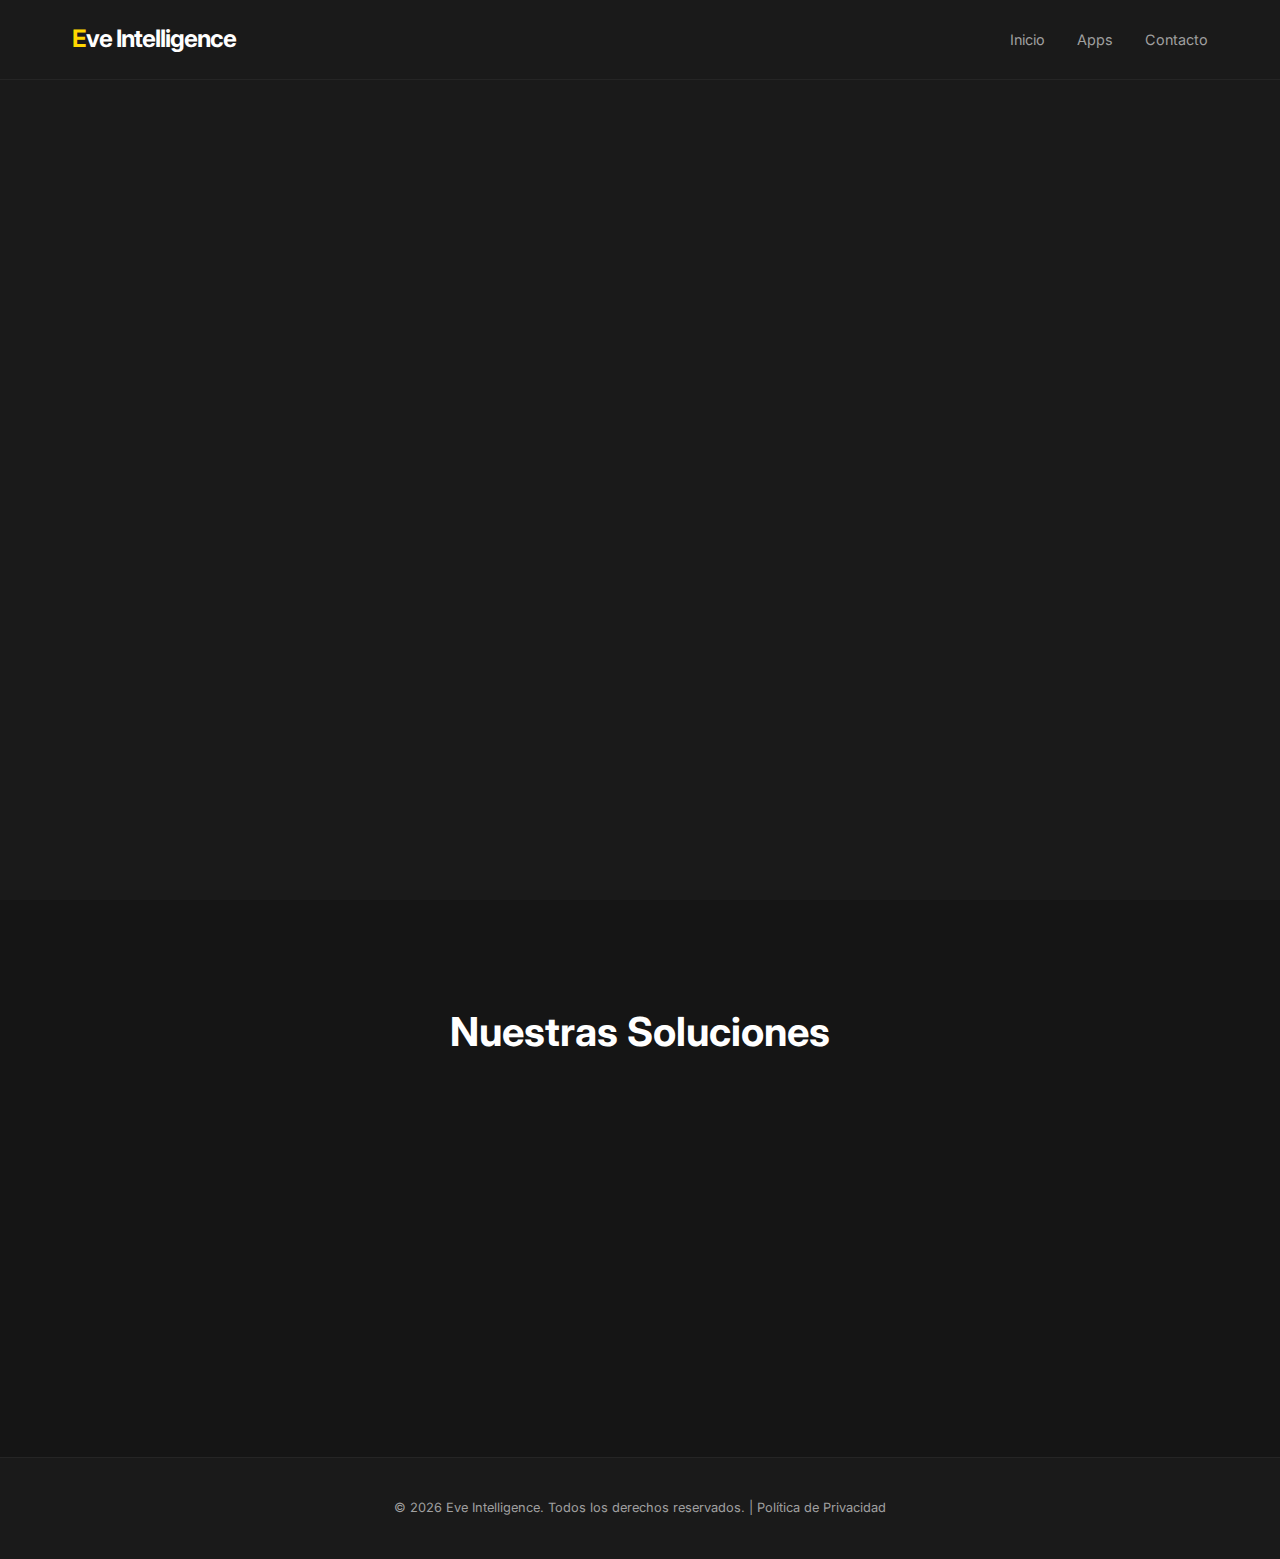
<file: index.html>
<!DOCTYPE html>
<html lang="es">

<head>
    <meta charset="UTF-8">
    <meta name="viewport" content="width=device-width, initial-scale=1.0">
    <title>eveintelligence | Inteligencia Artificial para tu Productividad</title>
    <meta name="description"
        content="Propuesta visual de Landing Page para eveintelligence, marca personal que desarrolla aplicaciones de IA para la productividad diaria.">
    <link rel="preconnect" href="https://fonts.googleapis.com">
    <link rel="preconnect" href="https://fonts.gstatic.com" crossorigin>
    <link href="https://fonts.googleapis.com/css2?family=Inter:wght@300;400;700&display=swap" rel="stylesheet">
    <link rel="stylesheet" href="styles.css">
</head>

<body>
    <header>
        <div class="container navbar">
            <div class="logo"><span class="highlight">E</span><span class="logo-white">ve Intelligence</span></div>
            <nav>
                <ul>
                    <li><a href="#hero">Inicio</a></li>
                    <li><a href="#apps">Apps</a></li>
                    <li><a href="#contact">Contacto</a></li>
                </ul>
            </nav>
        </div>
    </header>

    <main>
        <section id="hero" class="hero">
            <div class="container hero-content">
                <div class="hero-text">
                    <h1>Apps para tu <span class="highlight">día a día</span>.</h1>
                    <p>Potenciamos tu productividad diaria con herramientas inteligentes diseñadas para la eficiencia y
                        el enfoque.</p>
                    <a href="#" class="cta-button">Explorar la Suite</a>
                </div>
                <div class="hero-visual">
                    <img src="assets/hero_mockup.png" alt="Mockup de eveintelligence" class="mockup-img">
                </div>
            </div>
        </section>

        <section id="apps" class="apps">
            <div class="container">
                <h2 class="section-title">Nuestras Soluciones</h2>
                <div class="grid">
                    <div class="card">
                        <h3>SmartFocus</h3>
                        <p>Gestión de tiempo impulsada por IA que se adapta a tu ritmo.</p>
                    </div>
                    <div class="card">
                        <h3>NotesAI</h3>
                        <p>Organización inteligente de tus pensamientos y tareas.</p>
                    </div>
                    <div class="card">
                        <h3>TaskFlow</h3>
                        <p>Automatización de procesos repetitivos para que te enfoques en lo importante.</p>
                    </div>
                </div>
            </div>
        </section>
    </main>

    <footer>
        <div class="container">
            <p>&copy; 2026 Eve Intelligence. Todos los derechos reservados. | <a href="evetrade/privacidad/"
                    style="color: var(--text-muted); text-decoration: none;">Política de Privacidad</a></p>
        </div>
    </footer>

    <script src="app.js"></script>
</body>

</html>
</file>
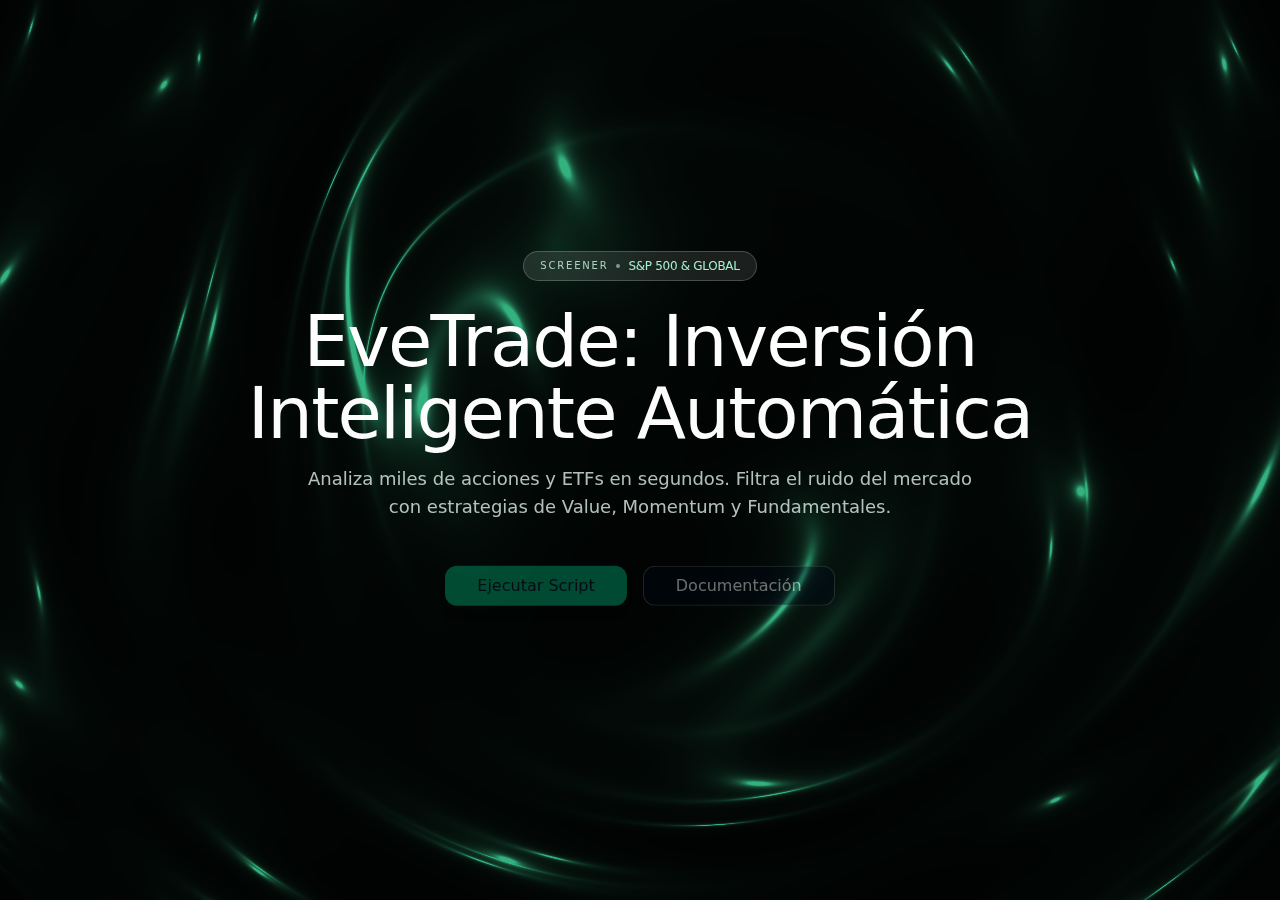
<file: trade/index.html>
<!DOCTYPE html>
<html lang="es">

<head>
    <meta charset="UTF-8" />
    <meta name="viewport" content="width=device-width, initial-scale=1.0" />
    <title>EveTrade - Screener Automático</title>
  <script type="module" crossorigin src="/trade/assets/index-DTXVAE67.js"></script>
  <link rel="stylesheet" crossorigin href="/trade/assets/index-BfeEPv2K.css">
</head>

<body>
    <div id="root"></div>
</body>

</html>
</file>
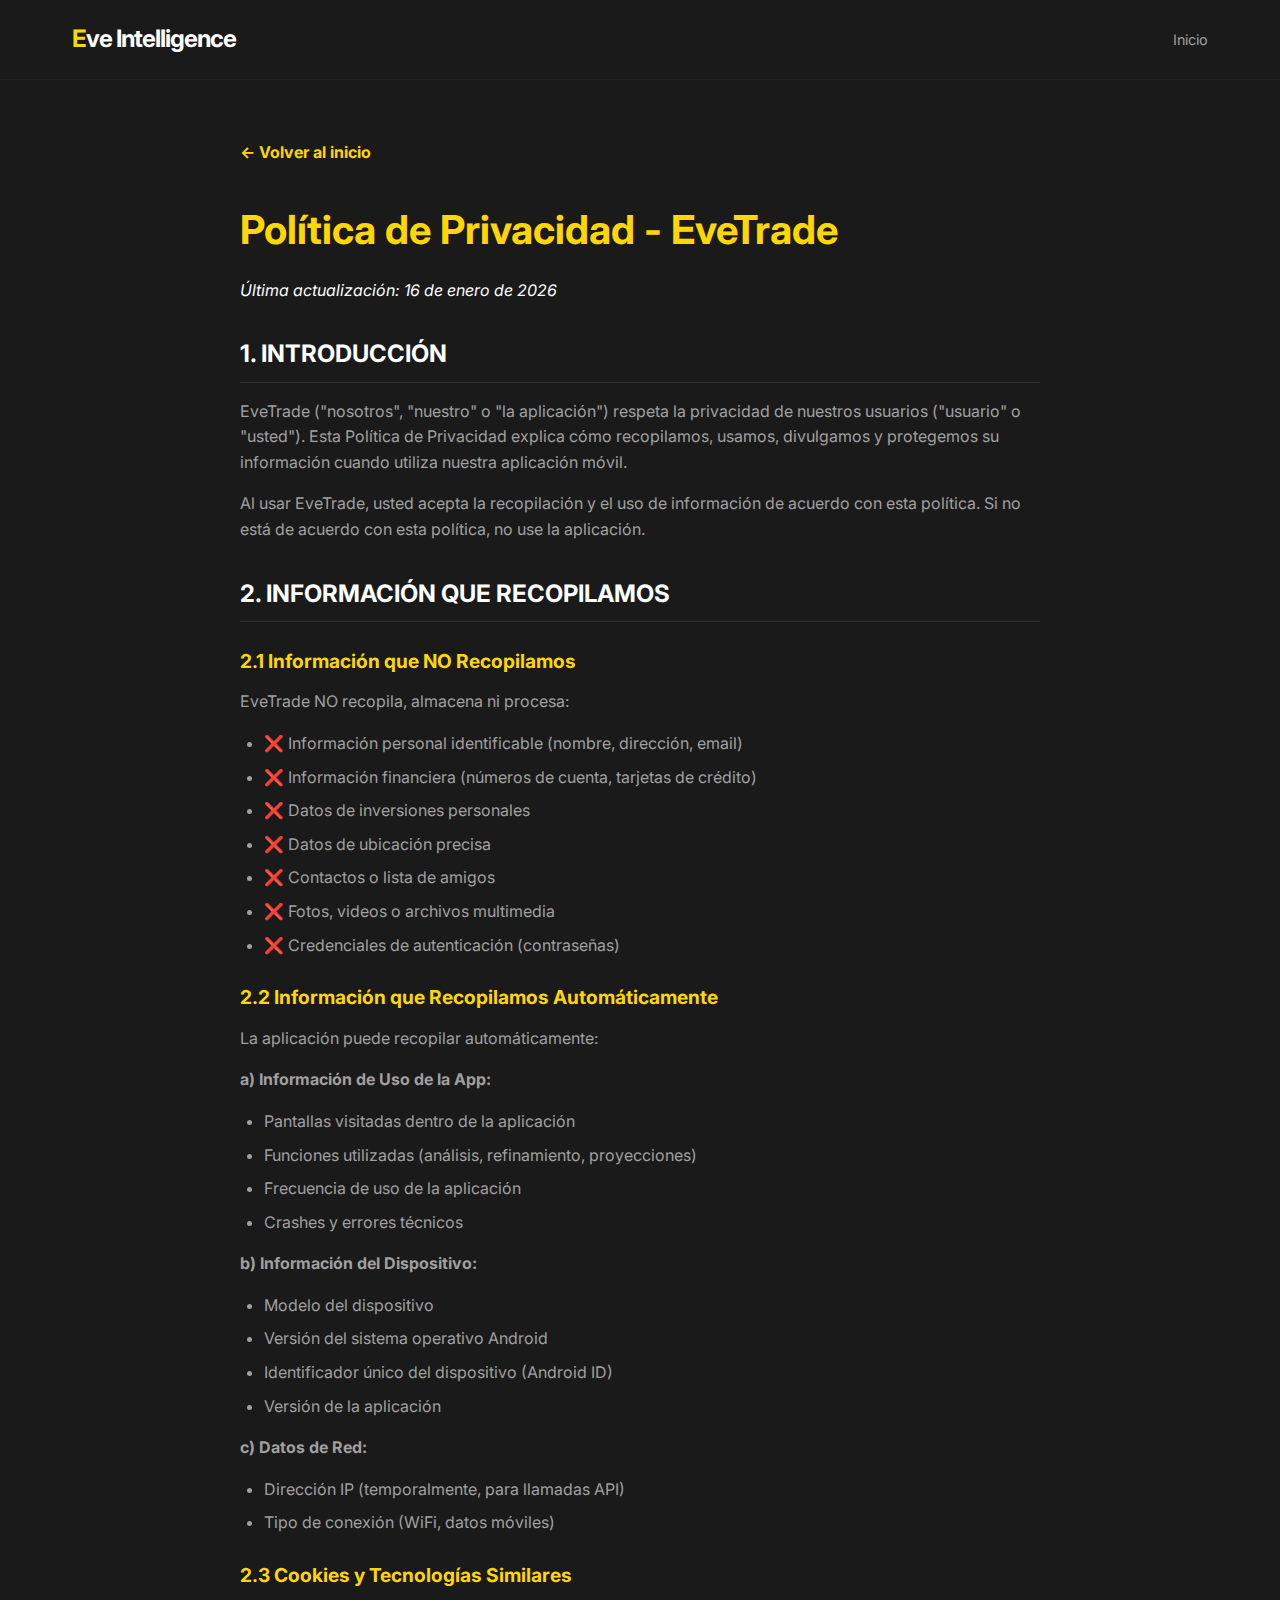
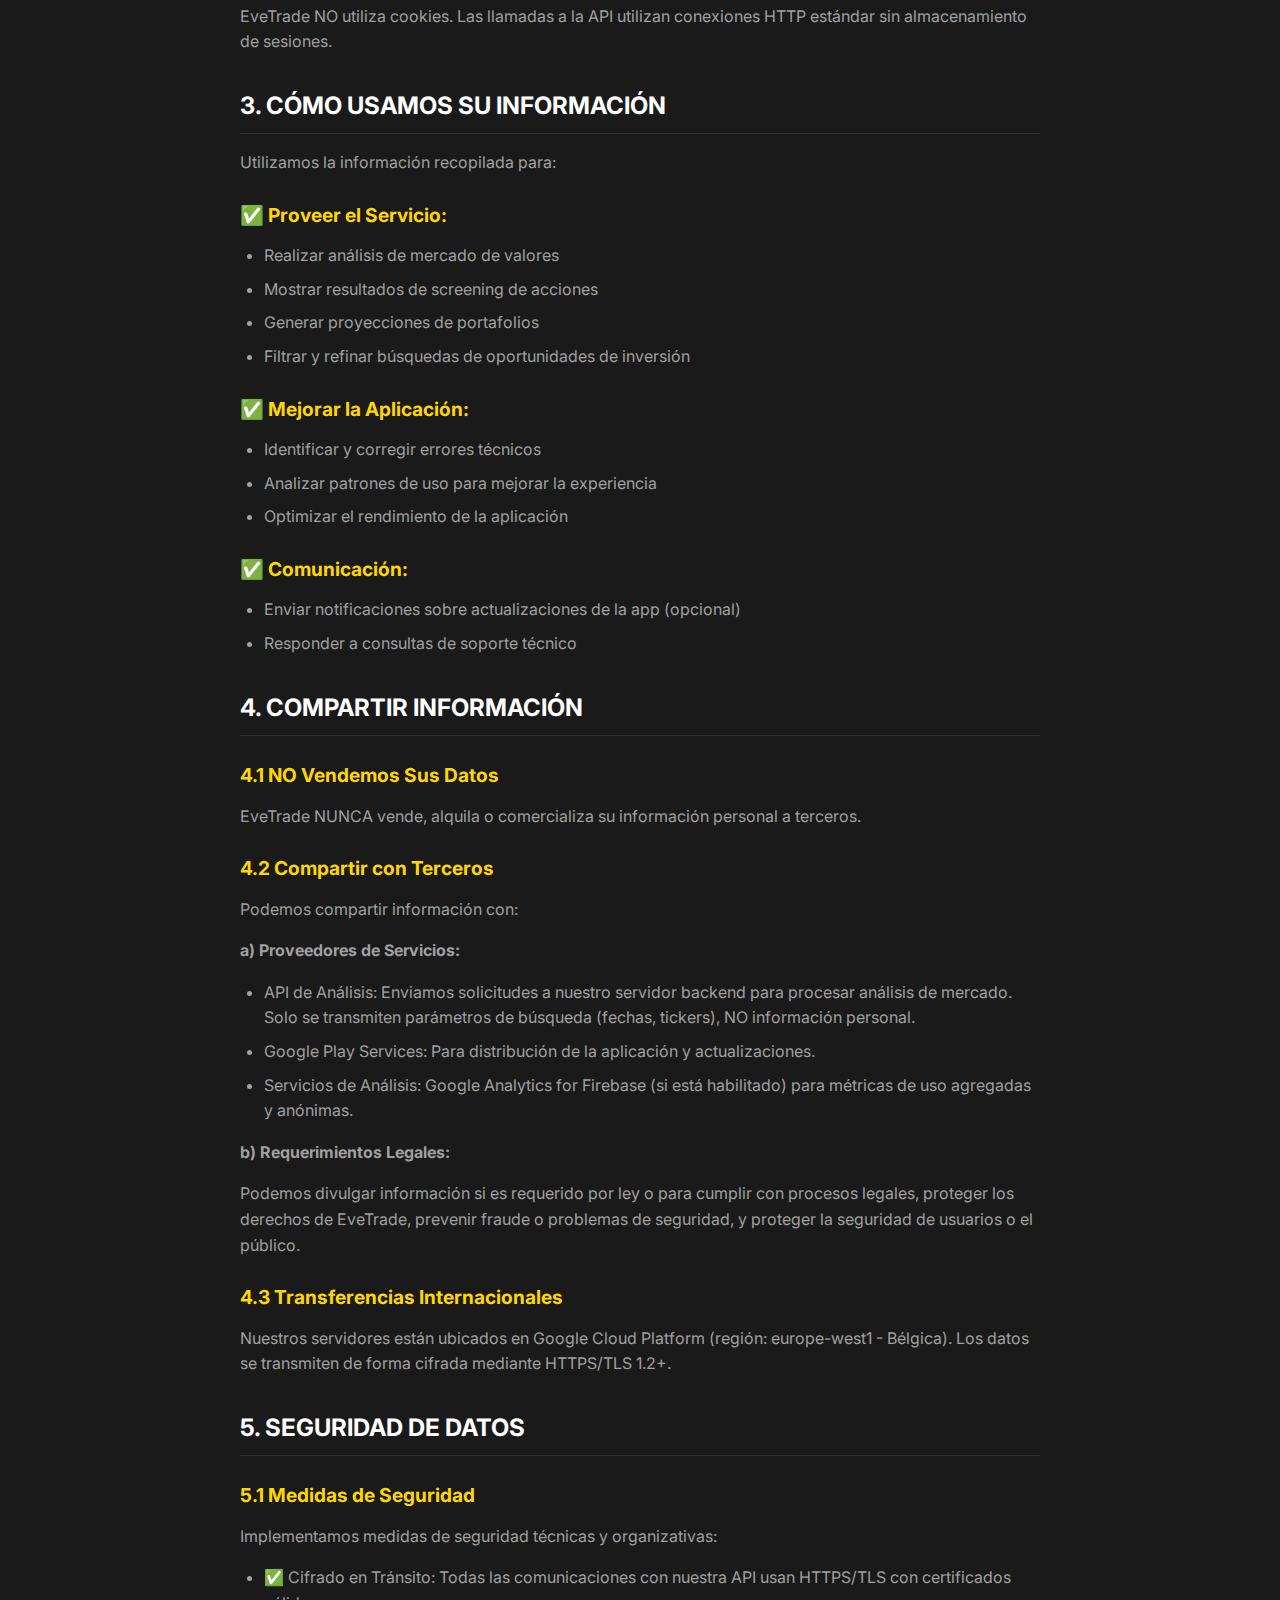
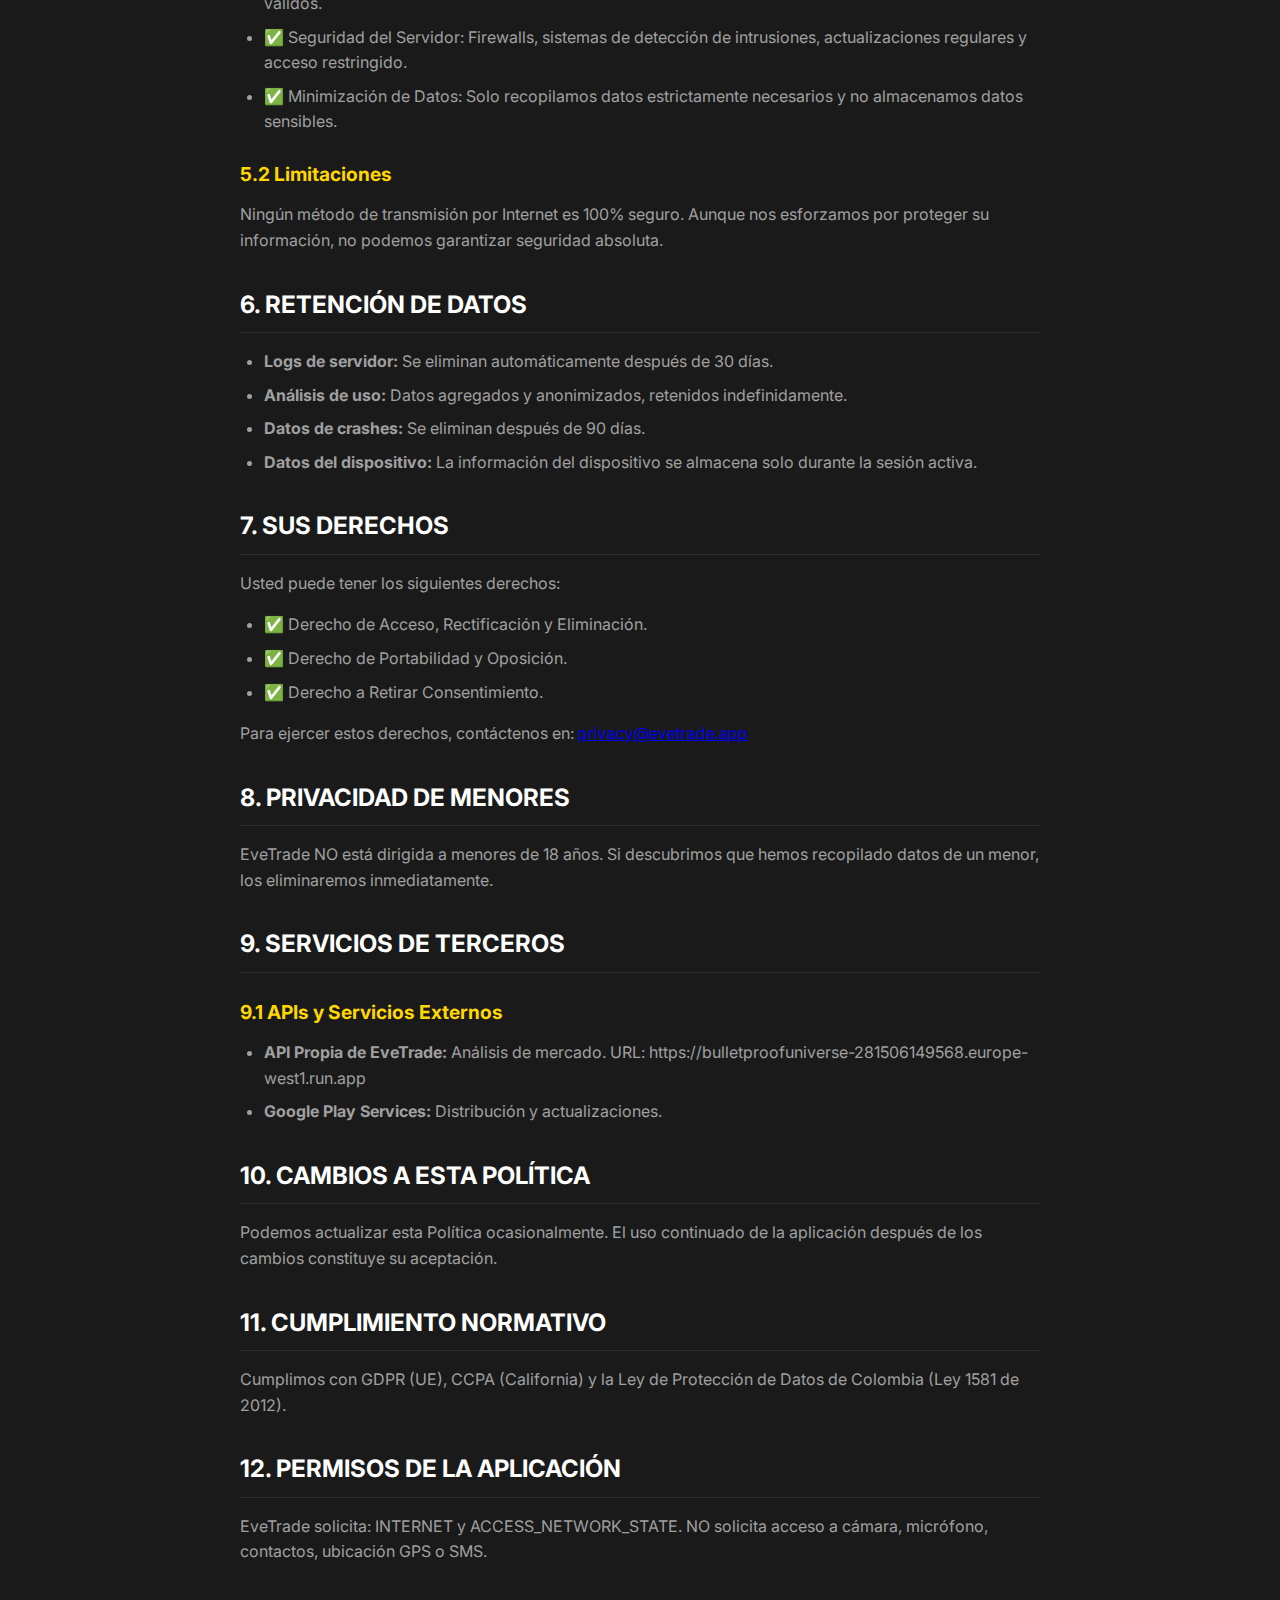
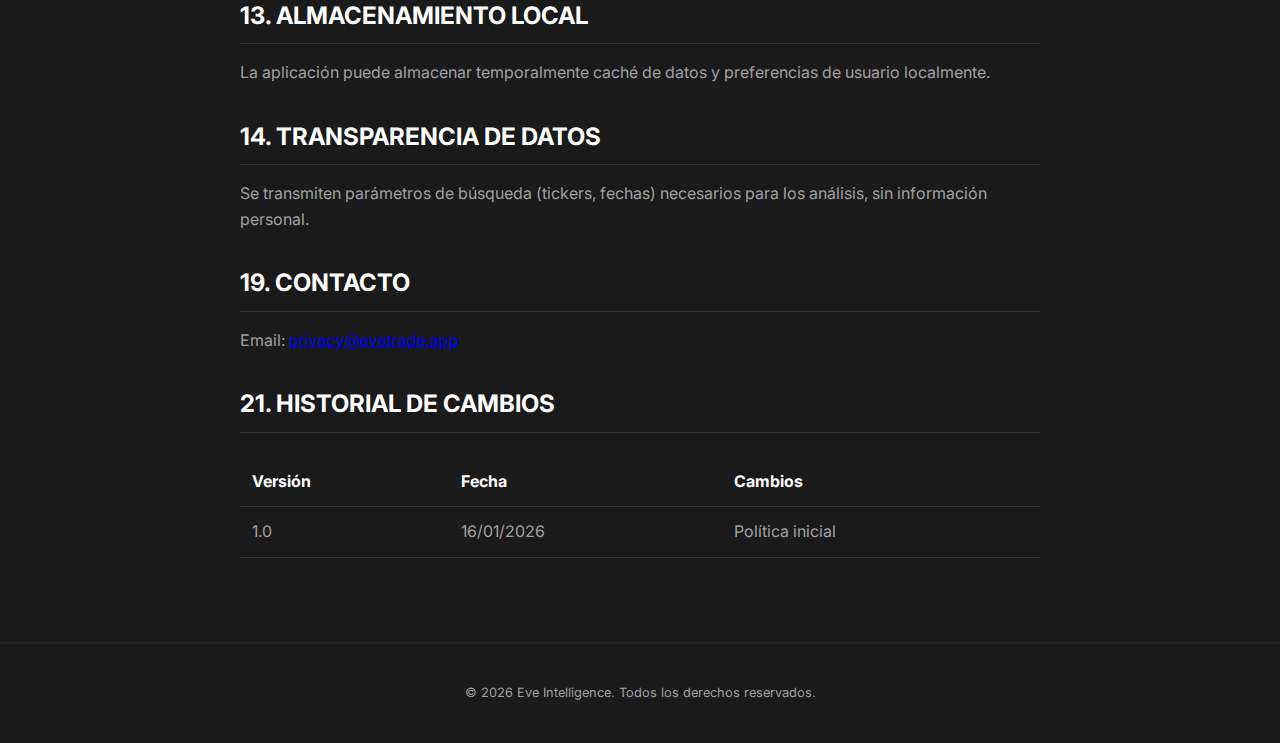
<file: evetrade/privacidad/index.html>
<!DOCTYPE html>
<html lang="es">

<head>
    <meta charset="UTF-8">
    <meta name="viewport" content="width=device-width, initial-scale=1.0">
    <title>Política de Privacidad - EveTrade | eveintelligence</title>
    <meta name="description" content="Política de Privacidad de la aplicación EveTrade.">
    <link rel="preconnect" href="https://fonts.googleapis.com">
    <link rel="preconnect" href="https://fonts.gstatic.com" crossorigin>
    <link href="https://fonts.googleapis.com/css2?family=Inter:wght@300;400;700&display=swap" rel="stylesheet">
    <link rel="stylesheet" href="../../styles.css">
    <style>
        .privacy-content {
            padding: 60px 0;
            max-width: 800px;
            margin: 0 auto;
        }

        .privacy-content h1 {
            font-size: 2.5rem;
            margin-bottom: 1rem;
            color: var(--accent-color);
        }

        .privacy-content h2 {
            font-size: 1.5rem;
            margin-top: 2rem;
            margin-bottom: 1rem;
            color: var(--text-color);
            border-bottom: 1px solid rgba(255, 255, 255, 0.1);
            padding-bottom: 0.5rem;
        }

        .privacy-content h3 {
            font-size: 1.2rem;
            margin-top: 1.5rem;
            margin-bottom: 0.8rem;
            color: var(--accent-color);
        }

        .privacy-content p,
        .privacy-content ul {
            margin-bottom: 1rem;
            color: var(--text-muted);
        }

        .privacy-content ul {
            padding-left: 1.5rem;
        }

        .privacy-content li {
            margin-bottom: 0.5rem;
        }

        .last-update {
            font-style: italic;
            margin-bottom: 2rem;
            display: block;
        }

        .back-link {
            display: inline-block;
            margin-bottom: 2rem;
            color: var(--accent-color);
            text-decoration: none;
            font-weight: 700;
        }

        .back-link:hover {
            text-decoration: underline;
        }

        .status-icon {
            margin-right: 0.5rem;
        }

        table {
            width: 100%;
            border-collapse: collapse;
            margin: 1.5rem 0;
            color: var(--text-muted);
        }

        th,
        td {
            text-align: left;
            padding: 0.75rem;
            border-bottom: 1px solid rgba(255, 255, 255, 0.1);
        }

        th {
            color: var(--text-color);
        }
    </style>
</head>

<body>
    <header>
        <div class="container navbar">
            <div class="logo"><span class="highlight">E</span><span class="logo-white">ve Intelligence</span></div>
            <nav>
                <ul>
                    <li><a href="../../">Inicio</a></li>
                </ul>
            </nav>
        </div>
    </header>

    <main class="container">
        <article class="privacy-content">
            <a href="../../" class="back-link">← Volver al inicio</a>
            <h1>Política de Privacidad - EveTrade</h1>
            <span class="last-update">Última actualización: 16 de enero de 2026</span>

            <section>
                <h2>1. INTRODUCCIÓN</h2>
                <p>EveTrade ("nosotros", "nuestro" o "la aplicación") respeta la privacidad de nuestros usuarios
                    ("usuario" o "usted"). Esta Política de Privacidad explica cómo recopilamos, usamos, divulgamos y
                    protegemos su información cuando utiliza nuestra aplicación móvil.</p>
                <p>Al usar EveTrade, usted acepta la recopilación y el uso de información de acuerdo con esta política.
                    Si no está de acuerdo con esta política, no use la aplicación.</p>
            </section>

            <section>
                <h2>2. INFORMACIÓN QUE RECOPILAMOS</h2>
                <h3>2.1 Información que NO Recopilamos</h3>
                <p>EveTrade NO recopila, almacena ni procesa:</p>
                <ul>
                    <li>❌ Información personal identificable (nombre, dirección, email)</li>
                    <li>❌ Información financiera (números de cuenta, tarjetas de crédito)</li>
                    <li>❌ Datos de inversiones personales</li>
                    <li>❌ Datos de ubicación precisa</li>
                    <li>❌ Contactos o lista de amigos</li>
                    <li>❌ Fotos, videos o archivos multimedia</li>
                    <li>❌ Credenciales de autenticación (contraseñas)</li>
                </ul>

                <h3>2.2 Información que Recopilamos Automáticamente</h3>
                <p>La aplicación puede recopilar automáticamente:</p>
                <p><strong>a) Información de Uso de la App:</strong></p>
                <ul>
                    <li>Pantallas visitadas dentro de la aplicación</li>
                    <li>Funciones utilizadas (análisis, refinamiento, proyecciones)</li>
                    <li>Frecuencia de uso de la aplicación</li>
                    <li>Crashes y errores técnicos</li>
                </ul>
                <p><strong>b) Información del Dispositivo:</strong></p>
                <ul>
                    <li>Modelo del dispositivo</li>
                    <li>Versión del sistema operativo Android</li>
                    <li>Identificador único del dispositivo (Android ID)</li>
                    <li>Versión de la aplicación</li>
                </ul>
                <p><strong>c) Datos de Red:</strong></p>
                <ul>
                    <li>Dirección IP (temporalmente, para llamadas API)</li>
                    <li>Tipo de conexión (WiFi, datos móviles)</li>
                </ul>

                <h3>2.3 Cookies y Tecnologías Similares</h3>
                <p>EveTrade NO utiliza cookies. Las llamadas a la API utilizan conexiones HTTP estándar sin
                    almacenamiento de sesiones.</p>
            </section>

            <section>
                <h2>3. CÓMO USAMOS SU INFORMACIÓN</h2>
                <p>Utilizamos la información recopilada para:</p>
                <h3>✅ Proveer el Servicio:</h3>
                <ul>
                    <li>Realizar análisis de mercado de valores</li>
                    <li>Mostrar resultados de screening de acciones</li>
                    <li>Generar proyecciones de portafolios</li>
                    <li>Filtrar y refinar búsquedas de oportunidades de inversión</li>
                </ul>
                <h3>✅ Mejorar la Aplicación:</h3>
                <ul>
                    <li>Identificar y corregir errores técnicos</li>
                    <li>Analizar patrones de uso para mejorar la experiencia</li>
                    <li>Optimizar el rendimiento de la aplicación</li>
                </ul>
                <h3>✅ Comunicación:</h3>
                <ul>
                    <li>Enviar notificaciones sobre actualizaciones de la app (opcional)</li>
                    <li>Responder a consultas de soporte técnico</li>
                </ul>
            </section>

            <section>
                <h2>4. COMPARTIR INFORMACIÓN</h2>
                <h3>4.1 NO Vendemos Sus Datos</h3>
                <p>EveTrade NUNCA vende, alquila o comercializa su información personal a terceros.</p>
                <h3>4.2 Compartir con Terceros</h3>
                <p>Podemos compartir información con:</p>
                <p><strong>a) Proveedores de Servicios:</strong></p>
                <ul>
                    <li>API de Análisis: Enviamos solicitudes a nuestro servidor backend para procesar análisis de
                        mercado. Solo se transmiten parámetros de búsqueda (fechas, tickers), NO información personal.
                    </li>
                    <li>Google Play Services: Para distribución de la aplicación y actualizaciones.</li>
                    <li>Servicios de Análisis: Google Analytics for Firebase (si está habilitado) para métricas de uso
                        agregadas y anónimas.</li>
                </ul>
                <p><strong>b) Requerimientos Legales:</strong></p>
                <p>Podemos divulgar información si es requerido por ley o para cumplir con procesos legales, proteger
                    los derechos de EveTrade, prevenir fraude o problemas de seguridad, y proteger la seguridad de
                    usuarios o el público.</p>
                <h3>4.3 Transferencias Internacionales</h3>
                <p>Nuestros servidores están ubicados en Google Cloud Platform (región: europe-west1 - Bélgica). Los
                    datos se transmiten de forma cifrada mediante HTTPS/TLS 1.2+.</p>
            </section>

            <section>
                <h2>5. SEGURIDAD DE DATOS</h2>
                <h3>5.1 Medidas de Seguridad</h3>
                <p>Implementamos medidas de seguridad técnicas y organizativas:</p>
                <ul>
                    <li>✅ Cifrado en Tránsito: Todas las comunicaciones con nuestra API usan HTTPS/TLS con certificados
                        válidos.</li>
                    <li>✅ Seguridad del Servidor: Firewalls, sistemas de detección de intrusiones, actualizaciones
                        regulares y acceso restringido.</li>
                    <li>✅ Minimización de Datos: Solo recopilamos datos estrictamente necesarios y no almacenamos datos
                        sensibles.</li>
                </ul>
                <h3>5.2 Limitaciones</h3>
                <p>Ningún método de transmisión por Internet es 100% seguro. Aunque nos esforzamos por proteger su
                    información, no podemos garantizar seguridad absoluta.</p>
            </section>

            <section>
                <h2>6. RETENCIÓN DE DATOS</h2>
                <ul>
                    <li><strong>Logs de servidor:</strong> Se eliminan automáticamente después de 30 días.</li>
                    <li><strong>Análisis de uso:</strong> Datos agregados y anonimizados, retenidos indefinidamente.
                    </li>
                    <li><strong>Datos de crashes:</strong> Se eliminan después de 90 días.</li>
                    <li><strong>Datos del dispositivo:</strong> La información del dispositivo se almacena solo durante
                        la sesión activa.</li>
                </ul>
            </section>

            <section>
                <h2>7. SUS DERECHOS</h2>
                <p>Usted puede tener los siguientes derechos:</p>
                <ul>
                    <li>✅ Derecho de Acceso, Rectificación y Eliminación.</li>
                    <li>✅ Derecho de Portabilidad y Oposición.</li>
                    <li>✅ Derecho a Retirar Consentimiento.</li>
                </ul>
                <p>Para ejercer estos derechos, contáctenos en: <a
                        href="mailto:privacy@evetrade.app">privacy@evetrade.app</a></p>
            </section>

            <section>
                <h2>8. PRIVACIDAD DE MENORES</h2>
                <p>EveTrade NO está dirigida a menores de 18 años. Si descubrimos que hemos recopilado datos de un
                    menor, los eliminaremos inmediatamente.</p>
            </section>

            <section>
                <h2>9. SERVICIOS DE TERCEROS</h2>
                <h3>9.1 APIs y Servicios Externos</h3>
                <ul>
                    <li><strong>API Propia de EveTrade:</strong> Análisis de mercado. URL:
                        https://bulletproofuniverse-281506149568.europe-west1.run.app</li>
                    <li><strong>Google Play Services:</strong> Distribución y actualizaciones.</li>
                </ul>
            </section>

            <section>
                <h2>10. CAMBIOS A ESTA POLÍTICA</h2>
                <p>Podemos actualizar esta Política ocasionalmente. El uso continuado de la aplicación después de los
                    cambios constituye su aceptación.</p>
            </section>

            <section>
                <h2>11. CUMPLIMIENTO NORMATIVO</h2>
                <p>Cumplimos con GDPR (UE), CCPA (California) y la Ley de Protección de Datos de Colombia (Ley 1581 de
                    2012).</p>
            </section>

            <section>
                <h2>12. PERMISOS DE LA APLICACIÓN</h2>
                <p>EveTrade solicita: INTERNET y ACCESS_NETWORK_STATE. NO solicita acceso a cámara, micrófono,
                    contactos, ubicación GPS o SMS.</p>
            </section>

            <section>
                <h2>13. ALMACENAMIENTO LOCAL</h2>
                <p>La aplicación puede almacenar temporalmente caché de datos y preferencias de usuario localmente.</p>
            </section>

            <section>
                <h2>14. TRANSPARENCIA DE DATOS</h2>
                <p>Se transmiten parámetros de búsqueda (tickers, fechas) necesarios para los análisis, sin información
                    personal.</p>
            </section>

            <section>
                <h2>19. CONTACTO</h2>
                <p>Email: <a href="mailto:privacy@evetrade.app">privacy@evetrade.app</a></p>
            </section>

            <section>
                <h2>21. HISTORIAL DE CAMBIOS</h2>
                <table>
                    <thead>
                        <tr>
                            <th>Versión</th>
                            <th>Fecha</th>
                            <th>Cambios</th>
                        </tr>
                    </thead>
                    <tbody>
                        <tr>
                            <td>1.0</td>
                            <td>16/01/2026</td>
                            <td>Política inicial</td>
                        </tr>
                    </tbody>
                </table>
            </section>
        </article>
    </main>

    <footer>
        <div class="container">
            <p>&copy; 2026 Eve Intelligence. Todos los derechos reservados.</p>
        </div>
    </footer>
</body>

</html>
</file>
<file: styles.css>
:root {
    --bg-color: #1A1A1A;
    --accent-color: #FFD700;
    --text-color: #FFFFFF;
    --text-muted: #A0A0A0;
    --container-width: 1200px;
    --font-family: 'Inter', sans-serif;
    --transition-speed: 0.3s;
}

* {
    margin: 0;
    padding: 0;
    box-sizing: border-box;
}

body {
    background-color: var(--bg-color);
    color: var(--text-color);
    font-family: var(--font-family);
    line-height: 1.6;
    overflow-x: hidden;
}

.container {
    max-width: var(--container-width);
    margin: 0 auto;
    padding: 0 2rem;
}

/* Header & Nav */
header {
    height: 80px;
    display: flex;
    align-items: center;
    border-bottom: 1px solid rgba(255, 255, 255, 0.05);
}

.navbar {
    width: 100%;
    display: flex;
    justify-content: space-between;
    align-items: center;
}

.logo {
    font-size: 1.5rem;
    font-weight: 700;
    letter-spacing: -1px;
}

.logo-white {
    color: #FFFFFF;
}

nav ul {
    list-style: none;
    display: flex;
    gap: 2rem;
}

nav ul li a {
    text-decoration: none;
    color: var(--text-muted);
    font-size: 0.9rem;
    transition: color var(--transition-speed);
}

nav ul li a:hover {
    color: var(--accent-color);
}

/* Hero Section */
.hero {
    padding: 100px 0;
    min-height: calc(100vh - 80px);
    display: flex;
    align-items: center;
}

.hero-content {
    display: grid;
    grid-template-columns: 1.2fr 1fr;
    gap: 4rem;
    align-items: center;
}

.hero-text h1 {
    font-size: 4.5rem;
    font-weight: 700;
    line-height: 1.1;
    margin-bottom: 1.5rem;
    letter-spacing: -2px;
}

.highlight {
    color: var(--accent-color);
}

.hero-text p {
    font-size: 1.25rem;
    color: var(--text-muted);
    margin-bottom: 2.5rem;
    max-width: 500px;
}

.cta-button {
    display: inline-block;
    background-color: var(--accent-color);
    color: #000;
    padding: 1rem 2.5rem;
    border-radius: 4px;
    text-decoration: none;
    font-weight: 700;
    transition: transform var(--transition-speed), box-shadow var(--transition-speed);
}

.cta-button:hover {
    transform: translateY(-2px);
    box-shadow: 0 10px 20px rgba(255, 215, 0, 0.2);
}

.hero-visual {
    position: relative;
}

.mockup-img {
    width: 100%;
    border-radius: 20px;
    box-shadow: 0 30px 60px rgba(0, 0, 0, 0.5);
    border: 1px solid rgba(255, 255, 255, 0.1);
}

/* Apps Section */
.apps {
    padding: 100px 0;
    background-color: #151515;
}

.section-title {
    font-size: 2.5rem;
    text-align: center;
    margin-bottom: 4rem;
}

.grid {
    display: grid;
    grid-template-columns: repeat(3, 1fr);
    gap: 2rem;
}

.card {
    background-color: #222;
    padding: 3rem 2rem;
    border-radius: 12px;
    border: 1px solid rgba(255, 255, 255, 0.05);
    transition: border-color var(--transition-speed);
}

.card:hover {
    border-color: var(--accent-color);
}

.card h3 {
    margin-bottom: 1rem;
    font-size: 1.5rem;
}

.card p {
    color: var(--text-muted);
}

/* Footer */
footer {
    padding: 40px 0;
    text-align: center;
    color: var(--text-muted);
    font-size: 0.8rem;
    border-top: 1px solid rgba(255, 255, 255, 0.05);
}

/* Animations */
@keyframes fadeInUp {
    from {
        opacity: 0;
        transform: translateY(30px);
    }

    to {
        opacity: 1;
        transform: translateY(0);
    }
}

.hero-text h1,
.hero-text p,
.hero-text .cta-button {
    opacity: 0;
    animation: fadeInUp 0.8s ease forwards;
}

.hero-text h1 {
    animation-delay: 0.2s;
}

.hero-text p {
    animation-delay: 0.4s;
}

.hero-text .cta-button {
    animation-delay: 0.6s;
}

.hero-visual {
    opacity: 0;
    animation: fadeInUp 1s ease forwards 0.8s;
}

.card {
    opacity: 0;
}

.card.visible {
    animation: fadeInUp 0.6s ease forwards;
}

/* Responsive */
@media (max-width: 992px) {
    .hero-content {
        grid-template-columns: 1fr;
        text-align: center;
    }

    .hero-text h1 {
        font-size: 3.5rem;
    }

    .hero-text p {
        margin: 0 auto 2.5rem;
    }

    .grid {
        grid-template-columns: 1fr;
    }
}
</file>
<file: trade/assets/index-BfeEPv2K.css>
@layer properties{@supports (((-webkit-hyphens:none)) and (not (margin-trim:inline))) or ((-moz-orient:inline) and (not (color:rgb(from red r g b)))){*,:before,:after,::backdrop{--tw-translate-x:0;--tw-translate-y:0;--tw-translate-z:0;--tw-rotate-x:initial;--tw-rotate-y:initial;--tw-rotate-z:initial;--tw-skew-x:initial;--tw-skew-y:initial;--tw-space-y-reverse:0;--tw-border-style:solid;--tw-leading:initial;--tw-font-weight:initial;--tw-tracking:initial;--tw-shadow:0 0 #0000;--tw-shadow-color:initial;--tw-shadow-alpha:100%;--tw-inset-shadow:0 0 #0000;--tw-inset-shadow-color:initial;--tw-inset-shadow-alpha:100%;--tw-ring-color:initial;--tw-ring-shadow:0 0 #0000;--tw-inset-ring-color:initial;--tw-inset-ring-shadow:0 0 #0000;--tw-ring-inset:initial;--tw-ring-offset-width:0px;--tw-ring-offset-color:#fff;--tw-ring-offset-shadow:0 0 #0000;--tw-outline-style:solid;--tw-blur:initial;--tw-brightness:initial;--tw-contrast:initial;--tw-grayscale:initial;--tw-hue-rotate:initial;--tw-invert:initial;--tw-opacity:initial;--tw-saturate:initial;--tw-sepia:initial;--tw-drop-shadow:initial;--tw-drop-shadow-color:initial;--tw-drop-shadow-alpha:100%;--tw-drop-shadow-size:initial;--tw-backdrop-blur:initial;--tw-backdrop-brightness:initial;--tw-backdrop-contrast:initial;--tw-backdrop-grayscale:initial;--tw-backdrop-hue-rotate:initial;--tw-backdrop-invert:initial;--tw-backdrop-opacity:initial;--tw-backdrop-saturate:initial;--tw-backdrop-sepia:initial}}}@layer theme{:root,:host{--font-sans:ui-sans-serif,system-ui,sans-serif,"Apple Color Emoji","Segoe UI Emoji","Segoe UI Symbol","Noto Color Emoji";--font-mono:ui-monospace,SFMono-Regular,Menlo,Monaco,Consolas,"Liberation Mono","Courier New",monospace;--color-emerald-50:oklch(97.9% .021 166.113);--color-emerald-100:oklch(95% .052 163.051);--color-emerald-200:oklch(90.5% .093 164.15);--color-emerald-300:oklch(84.5% .143 164.978);--color-emerald-400:oklch(76.5% .177 163.223);--color-emerald-500:oklch(69.6% .17 162.48);--color-black:#000;--color-white:#fff;--spacing:.25rem;--container-md:28rem;--container-2xl:42rem;--container-4xl:56rem;--container-7xl:80rem;--text-xs:.75rem;--text-xs--line-height:calc(1/.75);--text-sm:.875rem;--text-sm--line-height:calc(1.25/.875);--text-base:1rem;--text-base--line-height: 1.5 ;--text-lg:1.125rem;--text-lg--line-height:calc(1.75/1.125);--text-xl:1.25rem;--text-xl--line-height:calc(1.75/1.25);--text-2xl:1.5rem;--text-2xl--line-height:calc(2/1.5);--text-4xl:2.25rem;--text-4xl--line-height:calc(2.5/2.25);--text-5xl:3rem;--text-5xl--line-height:1;--text-7xl:4.5rem;--text-7xl--line-height:1;--font-weight-light:300;--font-weight-normal:400;--font-weight-medium:500;--font-weight-semibold:600;--tracking-tight:-.025em;--tracking-wide:.025em;--tracking-wider:.05em;--tracking-widest:.1em;--leading-relaxed:1.625;--radius-sm: calc(.5rem - 4px) ;--radius-md: calc(.5rem - 2px) ;--radius-lg:.5rem;--radius-xl:.75rem;--radius-2xl:1rem;--animate-spin:spin 1s linear infinite;--animate-pulse:pulse 2s cubic-bezier(.4,0,.6,1)infinite;--blur-sm:8px;--blur-md:12px;--blur-lg:16px;--default-transition-duration:.15s;--default-transition-timing-function:cubic-bezier(.4,0,.2,1);--default-font-family:var(--font-sans);--default-mono-font-family:var(--font-mono);--color-background:#020817;--color-foreground:#f8fafc;--color-primary:#f8fafc;--color-primary-foreground:#0f172a;--color-secondary:#1e293b;--color-secondary-foreground:#f8fafc;--color-accent:#1e293b;--color-accent-foreground:#f8fafc;--color-destructive:#7f1d1d;--color-destructive-foreground:#f8fafc;--color-border:#1e293b;--color-input:#1e293b;--color-ring:#cbd5e1}}@layer base{*,:after,:before,::backdrop{box-sizing:border-box;border:0 solid;margin:0;padding:0}::file-selector-button{box-sizing:border-box;border:0 solid;margin:0;padding:0}html,:host{-webkit-text-size-adjust:100%;tab-size:4;line-height:1.5;font-family:var(--default-font-family,ui-sans-serif,system-ui,sans-serif,"Apple Color Emoji","Segoe UI Emoji","Segoe UI Symbol","Noto Color Emoji");font-feature-settings:var(--default-font-feature-settings,normal);font-variation-settings:var(--default-font-variation-settings,normal);-webkit-tap-highlight-color:transparent}hr{height:0;color:inherit;border-top-width:1px}abbr:where([title]){-webkit-text-decoration:underline dotted;text-decoration:underline dotted}h1,h2,h3,h4,h5,h6{font-size:inherit;font-weight:inherit}a{color:inherit;-webkit-text-decoration:inherit;text-decoration:inherit}b,strong{font-weight:bolder}code,kbd,samp,pre{font-family:var(--default-mono-font-family,ui-monospace,SFMono-Regular,Menlo,Monaco,Consolas,"Liberation Mono","Courier New",monospace);font-feature-settings:var(--default-mono-font-feature-settings,normal);font-variation-settings:var(--default-mono-font-variation-settings,normal);font-size:1em}small{font-size:80%}sub,sup{vertical-align:baseline;font-size:75%;line-height:0;position:relative}sub{bottom:-.25em}sup{top:-.5em}table{text-indent:0;border-color:inherit;border-collapse:collapse}:-moz-focusring{outline:auto}progress{vertical-align:baseline}summary{display:list-item}ol,ul,menu{list-style:none}img,svg,video,canvas,audio,iframe,embed,object{vertical-align:middle;display:block}img,video{max-width:100%;height:auto}button,input,select,optgroup,textarea{font:inherit;font-feature-settings:inherit;font-variation-settings:inherit;letter-spacing:inherit;color:inherit;opacity:1;background-color:#0000;border-radius:0}::file-selector-button{font:inherit;font-feature-settings:inherit;font-variation-settings:inherit;letter-spacing:inherit;color:inherit;opacity:1;background-color:#0000;border-radius:0}:where(select:is([multiple],[size])) optgroup{font-weight:bolder}:where(select:is([multiple],[size])) optgroup option{padding-inline-start:20px}::file-selector-button{margin-inline-end:4px}::placeholder{opacity:1}@supports (not ((-webkit-appearance:-apple-pay-button))) or (contain-intrinsic-size:1px){::placeholder{color:currentColor}@supports (color:color-mix(in lab,red,red)){::placeholder{color:color-mix(in oklab,currentcolor 50%,transparent)}}}textarea{resize:vertical}::-webkit-search-decoration{-webkit-appearance:none}::-webkit-date-and-time-value{min-height:1lh;text-align:inherit}::-webkit-datetime-edit{display:inline-flex}::-webkit-datetime-edit-fields-wrapper{padding:0}::-webkit-datetime-edit{padding-block:0}::-webkit-datetime-edit-year-field{padding-block:0}::-webkit-datetime-edit-month-field{padding-block:0}::-webkit-datetime-edit-day-field{padding-block:0}::-webkit-datetime-edit-hour-field{padding-block:0}::-webkit-datetime-edit-minute-field{padding-block:0}::-webkit-datetime-edit-second-field{padding-block:0}::-webkit-datetime-edit-millisecond-field{padding-block:0}::-webkit-datetime-edit-meridiem-field{padding-block:0}::-webkit-calendar-picker-indicator{line-height:1}:-moz-ui-invalid{box-shadow:none}button,input:where([type=button],[type=reset],[type=submit]){appearance:button}::file-selector-button{appearance:button}::-webkit-inner-spin-button{height:auto}::-webkit-outer-spin-button{height:auto}[hidden]:where(:not([hidden=until-found])){display:none!important}*{border-color:var(--color-border)}body{background-color:var(--color-background);color:var(--color-foreground)}}@layer components;@layer utilities{.pointer-events-none{pointer-events:none}.absolute{position:absolute}.relative{position:relative}.inset-0{inset:calc(var(--spacing)*0)}.top-1\/2{top:50%}.left-1\/2{left:50%}.z-0{z-index:0}.z-10{z-index:10}.container{width:100%}@media(min-width:40rem){.container{max-width:40rem}}@media(min-width:48rem){.container{max-width:48rem}}@media(min-width:64rem){.container{max-width:64rem}}@media(min-width:80rem){.container{max-width:80rem}}@media(min-width:96rem){.container{max-width:96rem}}.mx-auto{margin-inline:auto}.mt-8{margin-top:calc(var(--spacing)*8)}.mb-1{margin-bottom:calc(var(--spacing)*1)}.mb-2{margin-bottom:calc(var(--spacing)*2)}.mb-4{margin-bottom:calc(var(--spacing)*4)}.mb-6{margin-bottom:calc(var(--spacing)*6)}.mb-10{margin-bottom:calc(var(--spacing)*10)}.mb-12{margin-bottom:calc(var(--spacing)*12)}.mb-16{margin-bottom:calc(var(--spacing)*16)}.block{display:block}.flex{display:flex}.grid{display:grid}.inline-flex{display:inline-flex}.h-1{height:calc(var(--spacing)*1)}.h-9{height:calc(var(--spacing)*9)}.h-10{height:calc(var(--spacing)*10)}.h-11{height:calc(var(--spacing)*11)}.h-56{height:calc(var(--spacing)*56)}.h-96{height:calc(var(--spacing)*96)}.min-h-screen{min-height:100vh}.w-1{width:calc(var(--spacing)*1)}.w-10{width:calc(var(--spacing)*10)}.w-56{width:calc(var(--spacing)*56)}.w-96{width:calc(var(--spacing)*96)}.max-w-2xl{max-width:var(--container-2xl)}.max-w-4xl{max-width:var(--container-4xl)}.max-w-7xl{max-width:var(--container-7xl)}.max-w-md{max-width:var(--container-md)}.-translate-x-1\/2{--tw-translate-x: -50% ;translate:var(--tw-translate-x)var(--tw-translate-y)}.-translate-y-1\/2{--tw-translate-y: -50% ;translate:var(--tw-translate-x)var(--tw-translate-y)}.transform{transform:var(--tw-rotate-x,)var(--tw-rotate-y,)var(--tw-rotate-z,)var(--tw-skew-x,)var(--tw-skew-y,)}.animate-pulse{animation:var(--animate-pulse)}.animate-spin{animation:var(--animate-spin)}.cursor-pointer{cursor:pointer}.resize{resize:both}.grid-cols-1{grid-template-columns:repeat(1,minmax(0,1fr))}.grid-cols-2{grid-template-columns:repeat(2,minmax(0,1fr))}.flex-col{flex-direction:column}.flex-wrap{flex-wrap:wrap}.items-center{align-items:center}.items-end{align-items:flex-end}.items-start{align-items:flex-start}.justify-between{justify-content:space-between}.justify-center{justify-content:center}.gap-2{gap:calc(var(--spacing)*2)}.gap-4{gap:calc(var(--spacing)*4)}.gap-6{gap:calc(var(--spacing)*6)}:where(.space-y-4>:not(:last-child)){--tw-space-y-reverse:0;margin-block-start:calc(calc(var(--spacing)*4)*var(--tw-space-y-reverse));margin-block-end:calc(calc(var(--spacing)*4)*calc(1 - var(--tw-space-y-reverse)))}:where(.space-y-12>:not(:last-child)){--tw-space-y-reverse:0;margin-block-start:calc(calc(var(--spacing)*12)*var(--tw-space-y-reverse));margin-block-end:calc(calc(var(--spacing)*12)*calc(1 - var(--tw-space-y-reverse)))}.overflow-hidden{overflow:hidden}.rounded-2xl{border-radius:var(--radius-2xl)}.rounded-full{border-radius:3.40282e38px}.rounded-md{border-radius:var(--radius-md)}.rounded-xl{border-radius:var(--radius-xl)}.border{border-style:var(--tw-border-style);border-width:1px}.border-2{border-style:var(--tw-border-style);border-width:2px}.border-t{border-top-style:var(--tw-border-style);border-top-width:1px}.border-b{border-bottom-style:var(--tw-border-style);border-bottom-width:1px}.border-emerald-500\/10{border-color:#00bb7f1a}@supports (color:color-mix(in lab,red,red)){.border-emerald-500\/10{border-color:color-mix(in oklab,var(--color-emerald-500)10%,transparent)}}.border-emerald-500\/20{border-color:#00bb7f33}@supports (color:color-mix(in lab,red,red)){.border-emerald-500\/20{border-color:color-mix(in oklab,var(--color-emerald-500)20%,transparent)}}.border-input{border-color:var(--color-input)}.border-transparent{border-color:#0000}.border-white\/5{border-color:#ffffff0d}@supports (color:color-mix(in lab,red,red)){.border-white\/5{border-color:color-mix(in oklab,var(--color-white)5%,transparent)}}.border-white\/10{border-color:#ffffff1a}@supports (color:color-mix(in lab,red,red)){.border-white\/10{border-color:color-mix(in oklab,var(--color-white)10%,transparent)}}.border-white\/20{border-color:#fff3}@supports (color:color-mix(in lab,red,red)){.border-white\/20{border-color:color-mix(in oklab,var(--color-white)20%,transparent)}}.border-white\/30{border-color:#ffffff4d}@supports (color:color-mix(in lab,red,red)){.border-white\/30{border-color:color-mix(in oklab,var(--color-white)30%,transparent)}}.border-t-emerald-400{border-top-color:var(--color-emerald-400)}.bg-background{background-color:var(--color-background)}.bg-black\/20{background-color:#0003}@supports (color:color-mix(in lab,red,red)){.bg-black\/20{background-color:color-mix(in oklab,var(--color-black)20%,transparent)}}.bg-destructive{background-color:var(--color-destructive)}.bg-emerald-200\/60{background-color:#a4f4cf99}@supports (color:color-mix(in lab,red,red)){.bg-emerald-200\/60{background-color:color-mix(in oklab,var(--color-emerald-200)60%,transparent)}}.bg-emerald-400\/80{background-color:#00d294cc}@supports (color:color-mix(in lab,red,red)){.bg-emerald-400\/80{background-color:color-mix(in oklab,var(--color-emerald-400)80%,transparent)}}.bg-emerald-500\/20{background-color:#00bb7f33}@supports (color:color-mix(in lab,red,red)){.bg-emerald-500\/20{background-color:color-mix(in oklab,var(--color-emerald-500)20%,transparent)}}.bg-primary{background-color:var(--color-primary)}.bg-secondary{background-color:var(--color-secondary)}.bg-white\/5{background-color:#ffffff0d}@supports (color:color-mix(in lab,red,red)){.bg-white\/5{background-color:color-mix(in oklab,var(--color-white)5%,transparent)}}.bg-white\/10{background-color:#ffffff1a}@supports (color:color-mix(in lab,red,red)){.bg-white\/10{background-color:color-mix(in oklab,var(--color-white)10%,transparent)}}.p-3{padding:calc(var(--spacing)*3)}.p-6{padding:calc(var(--spacing)*6)}.p-12{padding:calc(var(--spacing)*12)}.px-2\.5{padding-inline:calc(var(--spacing)*2.5)}.px-3{padding-inline:calc(var(--spacing)*3)}.px-4{padding-inline:calc(var(--spacing)*4)}.px-6{padding-inline:calc(var(--spacing)*6)}.px-8{padding-inline:calc(var(--spacing)*8)}.px-12{padding-inline:calc(var(--spacing)*12)}.py-0\.5{padding-block:calc(var(--spacing)*.5)}.py-1\.5{padding-block:calc(var(--spacing)*1.5)}.py-2{padding-block:calc(var(--spacing)*2)}.py-3{padding-block:calc(var(--spacing)*3)}.py-4{padding-block:calc(var(--spacing)*4)}.pt-8{padding-top:calc(var(--spacing)*8)}.pb-8{padding-bottom:calc(var(--spacing)*8)}.text-center{text-align:center}.text-right{text-align:right}.font-sans{font-family:var(--font-sans)}.text-2xl{font-size:var(--text-2xl);line-height:var(--tw-leading,var(--text-2xl--line-height))}.text-4xl{font-size:var(--text-4xl);line-height:var(--tw-leading,var(--text-4xl--line-height))}.text-5xl{font-size:var(--text-5xl);line-height:var(--tw-leading,var(--text-5xl--line-height))}.text-base{font-size:var(--text-base);line-height:var(--tw-leading,var(--text-base--line-height))}.text-lg{font-size:var(--text-lg);line-height:var(--tw-leading,var(--text-lg--line-height))}.text-sm{font-size:var(--text-sm);line-height:var(--tw-leading,var(--text-sm--line-height))}.text-xl{font-size:var(--text-xl);line-height:var(--tw-leading,var(--text-xl--line-height))}.text-xs{font-size:var(--text-xs);line-height:var(--tw-leading,var(--text-xs--line-height))}.text-\[10px\]{font-size:10px}.leading-relaxed{--tw-leading:var(--leading-relaxed);line-height:var(--leading-relaxed)}.font-light{--tw-font-weight:var(--font-weight-light);font-weight:var(--font-weight-light)}.font-medium{--tw-font-weight:var(--font-weight-medium);font-weight:var(--font-weight-medium)}.font-normal{--tw-font-weight:var(--font-weight-normal);font-weight:var(--font-weight-normal)}.font-semibold{--tw-font-weight:var(--font-weight-semibold);font-weight:var(--font-weight-semibold)}.tracking-\[0\.2em\]{--tw-tracking:.2em;letter-spacing:.2em}.tracking-\[0\.18em\]{--tw-tracking:.18em;letter-spacing:.18em}.tracking-tight{--tw-tracking:var(--tracking-tight);letter-spacing:var(--tracking-tight)}.tracking-wide{--tw-tracking:var(--tracking-wide);letter-spacing:var(--tracking-wide)}.tracking-wider{--tw-tracking:var(--tracking-wider);letter-spacing:var(--tracking-wider)}.tracking-widest{--tw-tracking:var(--tracking-widest);letter-spacing:var(--tracking-widest)}.whitespace-nowrap{white-space:nowrap}.text-destructive-foreground{color:var(--color-destructive-foreground)}.text-emerald-50{color:var(--color-emerald-50)}.text-emerald-50\/40{color:#ecfdf566}@supports (color:color-mix(in lab,red,red)){.text-emerald-50\/40{color:color-mix(in oklab,var(--color-emerald-50)40%,transparent)}}.text-emerald-50\/50{color:#ecfdf580}@supports (color:color-mix(in lab,red,red)){.text-emerald-50\/50{color:color-mix(in oklab,var(--color-emerald-50)50%,transparent)}}.text-emerald-50\/80{color:#ecfdf5cc}@supports (color:color-mix(in lab,red,red)){.text-emerald-50\/80{color:color-mix(in oklab,var(--color-emerald-50)80%,transparent)}}.text-emerald-100\/70{color:#d0fae5b3}@supports (color:color-mix(in lab,red,red)){.text-emerald-100\/70{color:color-mix(in oklab,var(--color-emerald-100)70%,transparent)}}.text-emerald-100\/80{color:#d0fae5cc}@supports (color:color-mix(in lab,red,red)){.text-emerald-100\/80{color:color-mix(in oklab,var(--color-emerald-100)80%,transparent)}}.text-emerald-200{color:var(--color-emerald-200)}.text-emerald-300{color:var(--color-emerald-300)}.text-emerald-400{color:var(--color-emerald-400)}.text-foreground{color:var(--color-foreground)}.text-primary{color:var(--color-primary)}.text-primary-foreground{color:var(--color-primary-foreground)}.text-secondary-foreground{color:var(--color-secondary-foreground)}.text-white{color:var(--color-white)}.uppercase{text-transform:uppercase}.underline-offset-4{text-underline-offset:4px}.shadow-\[0_0_50px_rgba\(52\,211\,153\,0\.1\)\]{--tw-shadow:0 0 50px var(--tw-shadow-color,#34d3991a);box-shadow:var(--tw-inset-shadow),var(--tw-inset-ring-shadow),var(--tw-ring-offset-shadow),var(--tw-ring-shadow),var(--tw-shadow)}.shadow-lg{--tw-shadow:0 10px 15px -3px var(--tw-shadow-color,#0000001a),0 4px 6px -4px var(--tw-shadow-color,#0000001a);box-shadow:var(--tw-inset-shadow),var(--tw-inset-ring-shadow),var(--tw-ring-offset-shadow),var(--tw-ring-shadow),var(--tw-shadow)}.ring-offset-background{--tw-ring-offset-color:var(--color-background)}.outline{outline-style:var(--tw-outline-style);outline-width:1px}.blur{--tw-blur:blur(8px);filter:var(--tw-blur,)var(--tw-brightness,)var(--tw-contrast,)var(--tw-grayscale,)var(--tw-hue-rotate,)var(--tw-invert,)var(--tw-saturate,)var(--tw-sepia,)var(--tw-drop-shadow,)}.blur-\[120px\]{--tw-blur:blur(120px);filter:var(--tw-blur,)var(--tw-brightness,)var(--tw-contrast,)var(--tw-grayscale,)var(--tw-hue-rotate,)var(--tw-invert,)var(--tw-saturate,)var(--tw-sepia,)var(--tw-drop-shadow,)}.filter{filter:var(--tw-blur,)var(--tw-brightness,)var(--tw-contrast,)var(--tw-grayscale,)var(--tw-hue-rotate,)var(--tw-invert,)var(--tw-saturate,)var(--tw-sepia,)var(--tw-drop-shadow,)}.backdrop-blur-lg{--tw-backdrop-blur:blur(var(--blur-lg));-webkit-backdrop-filter:var(--tw-backdrop-blur,)var(--tw-backdrop-brightness,)var(--tw-backdrop-contrast,)var(--tw-backdrop-grayscale,)var(--tw-backdrop-hue-rotate,)var(--tw-backdrop-invert,)var(--tw-backdrop-opacity,)var(--tw-backdrop-saturate,)var(--tw-backdrop-sepia,);backdrop-filter:var(--tw-backdrop-blur,)var(--tw-backdrop-brightness,)var(--tw-backdrop-contrast,)var(--tw-backdrop-grayscale,)var(--tw-backdrop-hue-rotate,)var(--tw-backdrop-invert,)var(--tw-backdrop-opacity,)var(--tw-backdrop-saturate,)var(--tw-backdrop-sepia,)}.backdrop-blur-md{--tw-backdrop-blur:blur(var(--blur-md));-webkit-backdrop-filter:var(--tw-backdrop-blur,)var(--tw-backdrop-brightness,)var(--tw-backdrop-contrast,)var(--tw-backdrop-grayscale,)var(--tw-backdrop-hue-rotate,)var(--tw-backdrop-invert,)var(--tw-backdrop-opacity,)var(--tw-backdrop-saturate,)var(--tw-backdrop-sepia,);backdrop-filter:var(--tw-backdrop-blur,)var(--tw-backdrop-brightness,)var(--tw-backdrop-contrast,)var(--tw-backdrop-grayscale,)var(--tw-backdrop-hue-rotate,)var(--tw-backdrop-invert,)var(--tw-backdrop-opacity,)var(--tw-backdrop-saturate,)var(--tw-backdrop-sepia,)}.backdrop-blur-sm{--tw-backdrop-blur:blur(var(--blur-sm));-webkit-backdrop-filter:var(--tw-backdrop-blur,)var(--tw-backdrop-brightness,)var(--tw-backdrop-contrast,)var(--tw-backdrop-grayscale,)var(--tw-backdrop-hue-rotate,)var(--tw-backdrop-invert,)var(--tw-backdrop-opacity,)var(--tw-backdrop-saturate,)var(--tw-backdrop-sepia,);backdrop-filter:var(--tw-backdrop-blur,)var(--tw-backdrop-brightness,)var(--tw-backdrop-contrast,)var(--tw-backdrop-grayscale,)var(--tw-backdrop-hue-rotate,)var(--tw-backdrop-invert,)var(--tw-backdrop-opacity,)var(--tw-backdrop-saturate,)var(--tw-backdrop-sepia,)}.transition-all{transition-property:all;transition-timing-function:var(--tw-ease,var(--default-transition-timing-function));transition-duration:var(--tw-duration,var(--default-transition-duration))}.transition-colors{transition-property:color,background-color,border-color,outline-color,text-decoration-color,fill,stroke,--tw-gradient-from,--tw-gradient-via,--tw-gradient-to;transition-timing-function:var(--tw-ease,var(--default-transition-timing-function));transition-duration:var(--tw-duration,var(--default-transition-duration))}@media(hover:hover){.group-hover\:text-emerald-400:is(:where(.group):hover *){color:var(--color-emerald-400)}}.selection\:bg-emerald-500\/30 ::selection{background-color:#00bb7f4d}@supports (color:color-mix(in lab,red,red)){.selection\:bg-emerald-500\/30 ::selection{background-color:color-mix(in oklab,var(--color-emerald-500)30%,transparent)}}.selection\:bg-emerald-500\/30::selection{background-color:#00bb7f4d}@supports (color:color-mix(in lab,red,red)){.selection\:bg-emerald-500\/30::selection{background-color:color-mix(in oklab,var(--color-emerald-500)30%,transparent)}}@media(hover:hover){.hover\:bg-accent:hover{background-color:var(--color-accent)}.hover\:bg-destructive\/80:hover{background-color:#7f1d1dcc}@supports (color:color-mix(in lab,red,red)){.hover\:bg-destructive\/80:hover{background-color:color-mix(in oklab,var(--color-destructive)80%,transparent)}}.hover\:bg-destructive\/90:hover{background-color:#7f1d1de6}@supports (color:color-mix(in lab,red,red)){.hover\:bg-destructive\/90:hover{background-color:color-mix(in oklab,var(--color-destructive)90%,transparent)}}.hover\:bg-emerald-300\/80:hover{background-color:#5ee9b5cc}@supports (color:color-mix(in lab,red,red)){.hover\:bg-emerald-300\/80:hover{background-color:color-mix(in oklab,var(--color-emerald-300)80%,transparent)}}.hover\:bg-primary\/80:hover{background-color:#f8fafccc}@supports (color:color-mix(in lab,red,red)){.hover\:bg-primary\/80:hover{background-color:color-mix(in oklab,var(--color-primary)80%,transparent)}}.hover\:bg-primary\/90:hover{background-color:#f8fafce6}@supports (color:color-mix(in lab,red,red)){.hover\:bg-primary\/90:hover{background-color:color-mix(in oklab,var(--color-primary)90%,transparent)}}.hover\:bg-secondary\/80:hover{background-color:#1e293bcc}@supports (color:color-mix(in lab,red,red)){.hover\:bg-secondary\/80:hover{background-color:color-mix(in oklab,var(--color-secondary)80%,transparent)}}.hover\:bg-white\/5:hover{background-color:#ffffff0d}@supports (color:color-mix(in lab,red,red)){.hover\:bg-white\/5:hover{background-color:color-mix(in oklab,var(--color-white)5%,transparent)}}.hover\:bg-white\/10:hover{background-color:#ffffff1a}@supports (color:color-mix(in lab,red,red)){.hover\:bg-white\/10:hover{background-color:color-mix(in oklab,var(--color-white)10%,transparent)}}.hover\:bg-white\/15:hover{background-color:#ffffff26}@supports (color:color-mix(in lab,red,red)){.hover\:bg-white\/15:hover{background-color:color-mix(in oklab,var(--color-white)15%,transparent)}}.hover\:text-accent-foreground:hover{color:var(--color-accent-foreground)}.hover\:underline:hover{text-decoration-line:underline}}.focus\:ring-2:focus{--tw-ring-shadow:var(--tw-ring-inset,)0 0 0 calc(2px + var(--tw-ring-offset-width))var(--tw-ring-color,currentcolor);box-shadow:var(--tw-inset-shadow),var(--tw-inset-ring-shadow),var(--tw-ring-offset-shadow),var(--tw-ring-shadow),var(--tw-shadow)}.focus\:ring-ring:focus{--tw-ring-color:var(--color-ring)}.focus\:ring-offset-2:focus{--tw-ring-offset-width:2px;--tw-ring-offset-shadow:var(--tw-ring-inset,)0 0 0 var(--tw-ring-offset-width)var(--tw-ring-offset-color)}.focus\:outline-none:focus{--tw-outline-style:none;outline-style:none}.focus-visible\:ring-2:focus-visible{--tw-ring-shadow:var(--tw-ring-inset,)0 0 0 calc(2px + var(--tw-ring-offset-width))var(--tw-ring-color,currentcolor);box-shadow:var(--tw-inset-shadow),var(--tw-inset-ring-shadow),var(--tw-ring-offset-shadow),var(--tw-ring-shadow),var(--tw-shadow)}.focus-visible\:ring-ring:focus-visible{--tw-ring-color:var(--color-ring)}.focus-visible\:ring-offset-2:focus-visible{--tw-ring-offset-width:2px;--tw-ring-offset-shadow:var(--tw-ring-inset,)0 0 0 var(--tw-ring-offset-width)var(--tw-ring-offset-color)}.focus-visible\:outline-none:focus-visible{--tw-outline-style:none;outline-style:none}.disabled\:pointer-events-none:disabled{pointer-events:none}.disabled\:opacity-50:disabled{opacity:.5}@media(min-width:48rem){.md\:grid-cols-2{grid-template-columns:repeat(2,minmax(0,1fr))}.md\:text-7xl{font-size:var(--text-7xl);line-height:var(--tw-leading,var(--text-7xl--line-height))}}@media(min-width:64rem){.lg\:grid-cols-3{grid-template-columns:repeat(3,minmax(0,1fr))}}}@property --tw-translate-x{syntax:"*";inherits:false;initial-value:0}@property --tw-translate-y{syntax:"*";inherits:false;initial-value:0}@property --tw-translate-z{syntax:"*";inherits:false;initial-value:0}@property --tw-rotate-x{syntax:"*";inherits:false}@property --tw-rotate-y{syntax:"*";inherits:false}@property --tw-rotate-z{syntax:"*";inherits:false}@property --tw-skew-x{syntax:"*";inherits:false}@property --tw-skew-y{syntax:"*";inherits:false}@property --tw-space-y-reverse{syntax:"*";inherits:false;initial-value:0}@property --tw-border-style{syntax:"*";inherits:false;initial-value:solid}@property --tw-leading{syntax:"*";inherits:false}@property --tw-font-weight{syntax:"*";inherits:false}@property --tw-tracking{syntax:"*";inherits:false}@property --tw-shadow{syntax:"*";inherits:false;initial-value:0 0 #0000}@property --tw-shadow-color{syntax:"*";inherits:false}@property --tw-shadow-alpha{syntax:"<percentage>";inherits:false;initial-value:100%}@property --tw-inset-shadow{syntax:"*";inherits:false;initial-value:0 0 #0000}@property --tw-inset-shadow-color{syntax:"*";inherits:false}@property --tw-inset-shadow-alpha{syntax:"<percentage>";inherits:false;initial-value:100%}@property --tw-ring-color{syntax:"*";inherits:false}@property --tw-ring-shadow{syntax:"*";inherits:false;initial-value:0 0 #0000}@property --tw-inset-ring-color{syntax:"*";inherits:false}@property --tw-inset-ring-shadow{syntax:"*";inherits:false;initial-value:0 0 #0000}@property --tw-ring-inset{syntax:"*";inherits:false}@property --tw-ring-offset-width{syntax:"<length>";inherits:false;initial-value:0}@property --tw-ring-offset-color{syntax:"*";inherits:false;initial-value:#fff}@property --tw-ring-offset-shadow{syntax:"*";inherits:false;initial-value:0 0 #0000}@property --tw-outline-style{syntax:"*";inherits:false;initial-value:solid}@property --tw-blur{syntax:"*";inherits:false}@property --tw-brightness{syntax:"*";inherits:false}@property --tw-contrast{syntax:"*";inherits:false}@property --tw-grayscale{syntax:"*";inherits:false}@property --tw-hue-rotate{syntax:"*";inherits:false}@property --tw-invert{syntax:"*";inherits:false}@property --tw-opacity{syntax:"*";inherits:false}@property --tw-saturate{syntax:"*";inherits:false}@property --tw-sepia{syntax:"*";inherits:false}@property --tw-drop-shadow{syntax:"*";inherits:false}@property --tw-drop-shadow-color{syntax:"*";inherits:false}@property --tw-drop-shadow-alpha{syntax:"<percentage>";inherits:false;initial-value:100%}@property --tw-drop-shadow-size{syntax:"*";inherits:false}@property --tw-backdrop-blur{syntax:"*";inherits:false}@property --tw-backdrop-brightness{syntax:"*";inherits:false}@property --tw-backdrop-contrast{syntax:"*";inherits:false}@property --tw-backdrop-grayscale{syntax:"*";inherits:false}@property --tw-backdrop-hue-rotate{syntax:"*";inherits:false}@property --tw-backdrop-invert{syntax:"*";inherits:false}@property --tw-backdrop-opacity{syntax:"*";inherits:false}@property --tw-backdrop-saturate{syntax:"*";inherits:false}@property --tw-backdrop-sepia{syntax:"*";inherits:false}@keyframes spin{to{transform:rotate(360deg)}}@keyframes pulse{50%{opacity:.5}}
</file>
